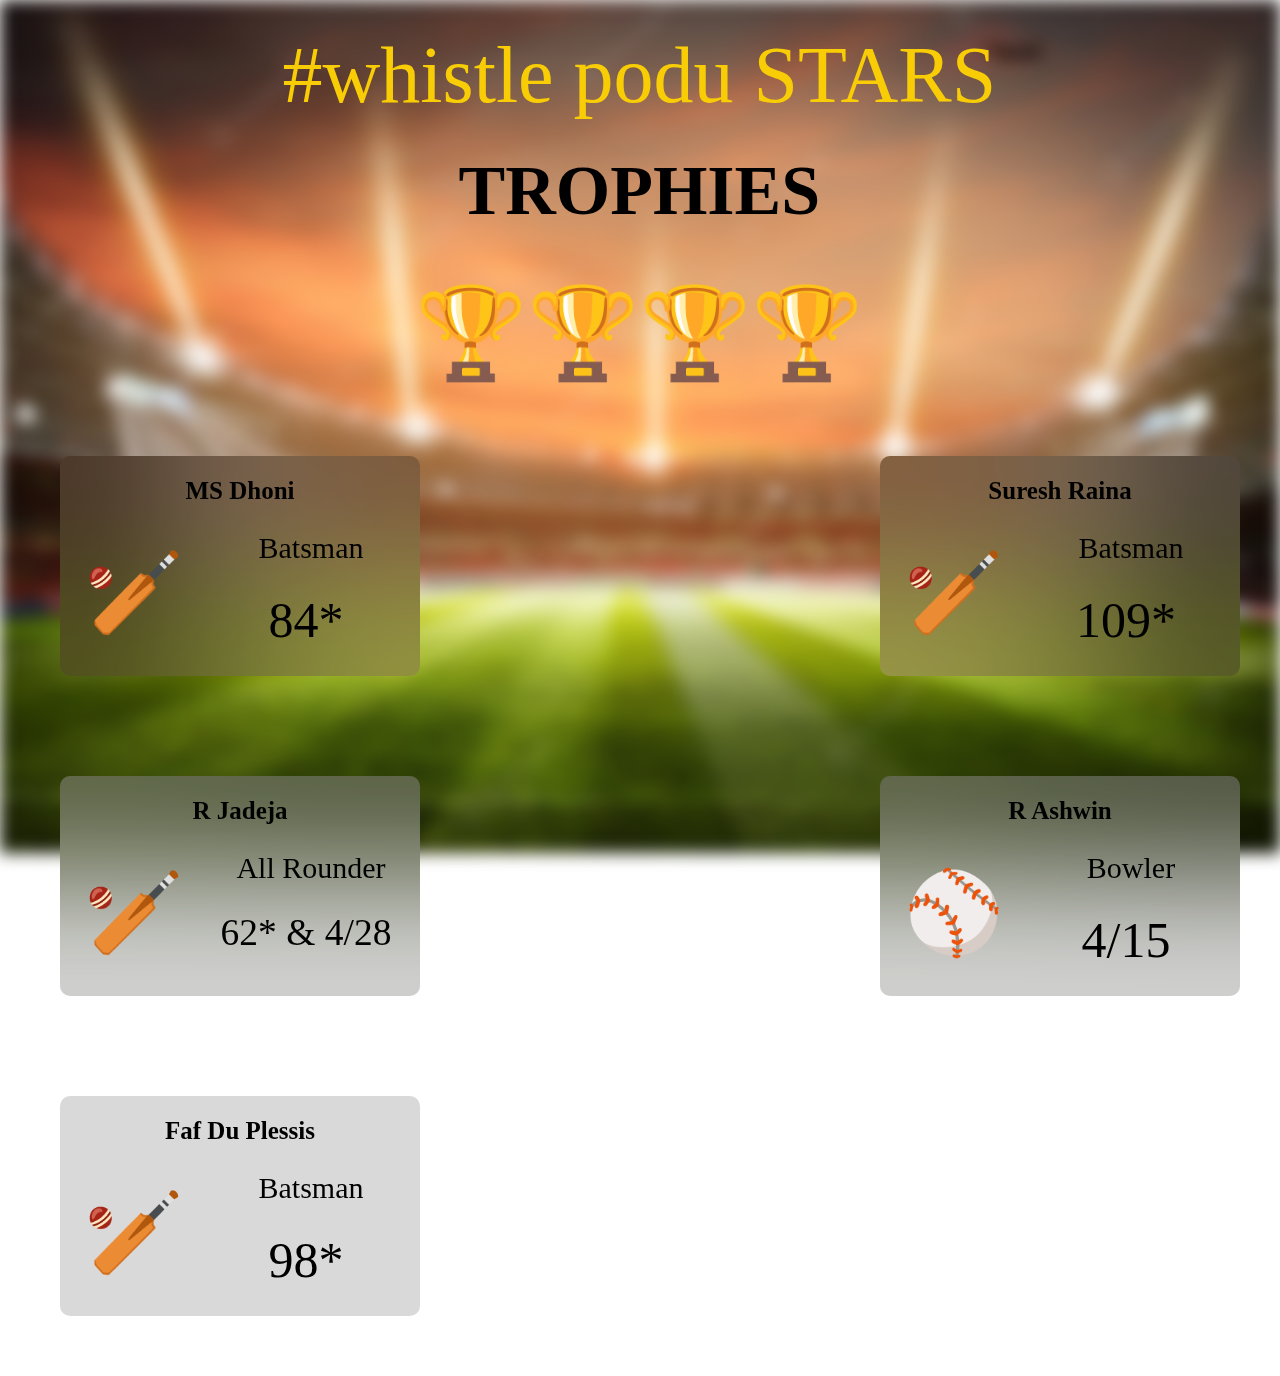
<file: Texephyr/csk.html>
<!DOCTYPE html>
<html lang="en">

<head>
    <meta charset="UTF-8">
    <meta http-equiv="X-UA-Compatible" content="IE=edge">
    <meta name="viewport" content="width=device-width, initial-scale=1.0">
    <title>Document</title>
    <link rel="stylesheet" href="csk.css">
</head>

<body>
    <div class="bg">
        <img src="./images/stadium.jpg" class="imgstyling" />
        <div class="csktext">#whistle podu STARS</div>
        <p class="trophy">TROPHIES</p>
        <p class="trophycount">🏆🏆🏆🏆</p>
    </div>

    <div class="recordbox">
        <div class="textsbox">
            <div class="texttitle"> MS Dhoni </div>
            <div class="statsbox">
                <div class="imgbox">
                    🏏
                </div>
                <div class="ministatsbox">
                    <div class="titlestats">Batsman</div>
                    <div class="stats"> 84*</div>
                </div>
            </div>
        </div>
        <div class="textsbox">
            <div class="texttitle"> Suresh Raina </div>
            <div class="statsbox">
                <div class="imgbox">
                    🏏
                </div>
                <div class="ministatsbox">
                    <div class="titlestats">Batsman</div>
                    <div class="stats"> 109*</div>
                </div>
            </div>
        </div>
        <div class="textsbox">
            <div class="texttitle"> R Jadeja </div>
            <div class="statsbox">
                <div class="imgbox">
                    🏏
                </div>
                <div class="ministatsbox">
                    <div class="titlestats">All Rounder</div>
                    <div class="stats2" style="font-size: 37.5px;"> 62* & 4/28</div>
                </div>
            </div>
        </div>
        <div class="textsbox">
            <div class="texttitle"> R Ashwin </div>
            <div class="statsbox">
                <div class="imgbox">
                    ⚾
                </div>
                <div class="ministatsbox">
                    <div class="titlestats">Bowler</div>
                    <div class="stats"> 4/15 </div>
                </div>
            </div>
        </div>
        <div class="textsbox">
            <div class="texttitle"> Faf Du Plessis</div>
            <div class="statsbox">
                <div class="imgbox">
                    🏏
                </div>
                <div class="ministatsbox">
                    <div class="titlestats">Batsman</div>
                    <div class="stats"> 98* </div>
                </div>
            </div>
        </div>
    </div>

</body>

</html>
</file>
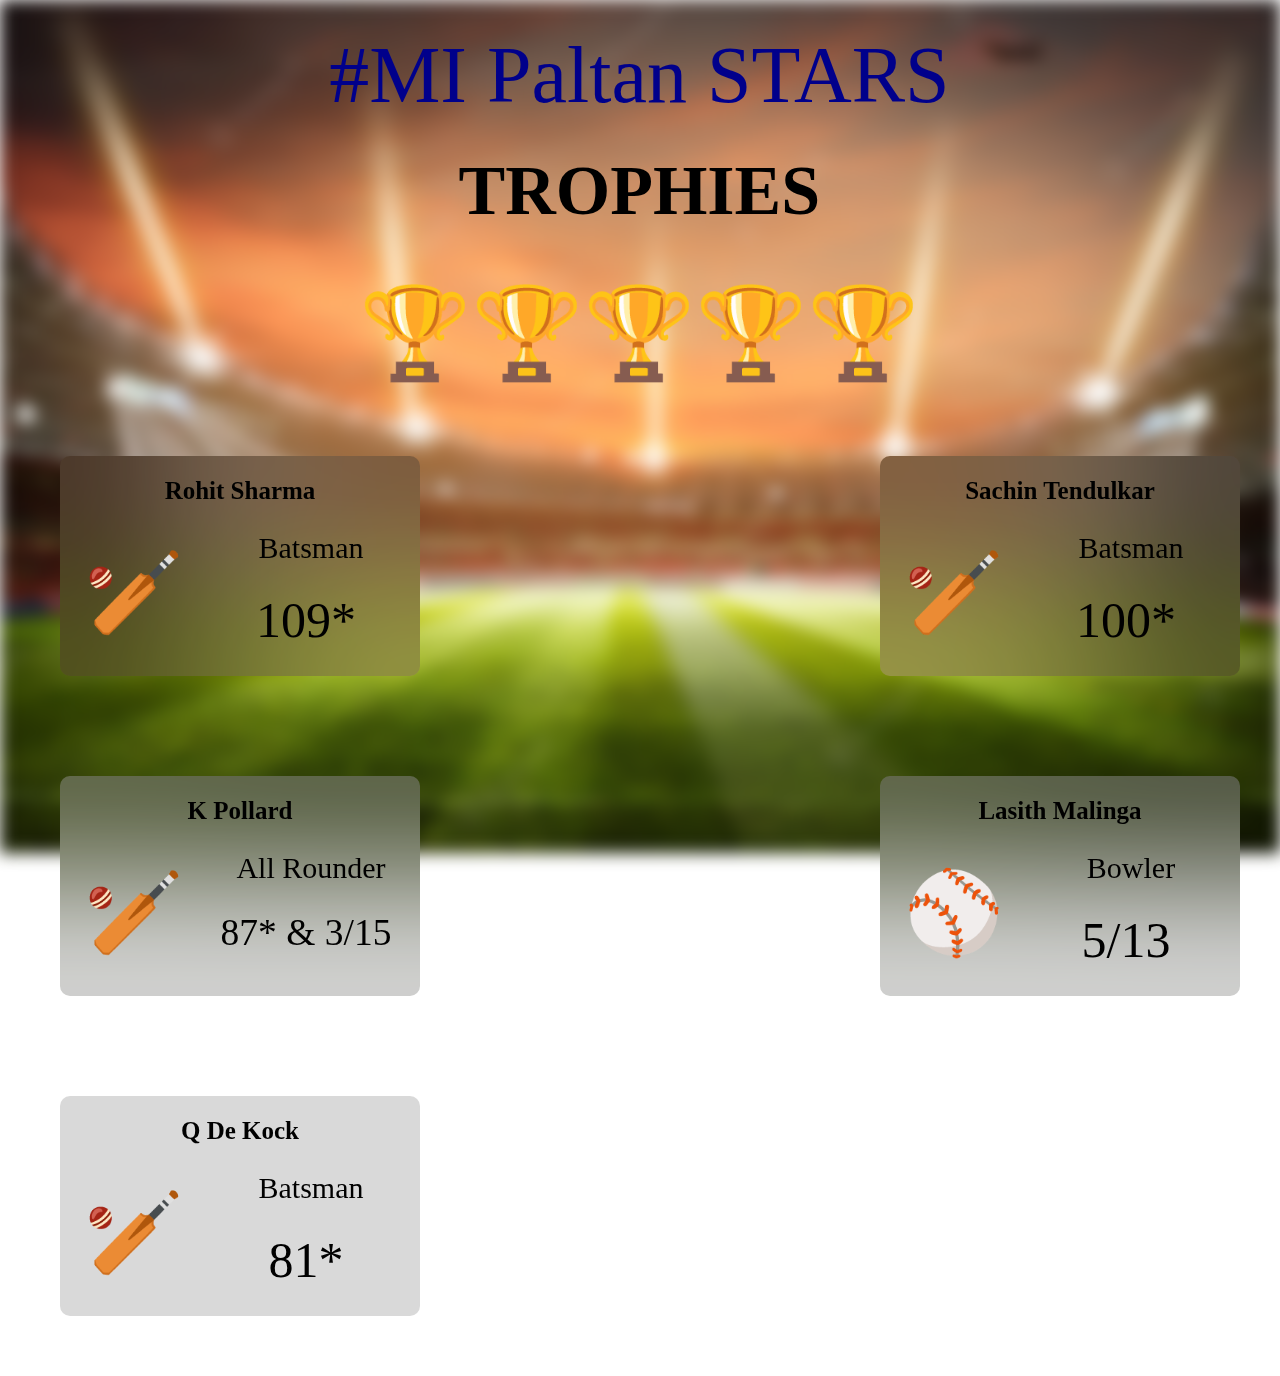
<file: Texephyr/mi.html>
<!DOCTYPE html>
<html lang="en">

<head>
    <meta charset="UTF-8">
    <meta http-equiv="X-UA-Compatible" content="IE=edge">
    <meta name="viewport" content="width=device-width, initial-scale=1.0">
    <title>Document</title>
    <link
        href="https://fonts.googleapis.com/css2?family=Acme&family=Anybody&family=Open+Sans:wght@300&family=Patrick+Hand&family=Permanent+Marker&family=Roboto:wght@100&family=Square+Peg&display=swap"
        rel="stylesheet">
    <link rel="stylesheet" href="mi.css">
</head>

<body>
    <div class="bg">
        <img src="./images/stadium.jpg" class="imgstyling" />
        <div class="csktext">#MI Paltan STARS</div>
        <p class="trophy">TROPHIES</p>
        <p class="trophycount">🏆🏆🏆🏆🏆</p>
    </div>

    <div class="recordbox">
        <div class="textsbox">
            <div class="texttitle">Rohit Sharma</div>
            <div class="statsbox">
                <div class="imgbox">
                    🏏
                </div>
                <div class="ministatsbox">
                    <div class="titlestats">Batsman</div>
                    <div class="stats"> 109*</div>
                </div>
            </div>
        </div>
        <div class="textsbox">
            <div class="texttitle"> Sachin Tendulkar </div>
            <div class="statsbox">
                <div class="imgbox">
                    🏏
                </div>
                <div class="ministatsbox">
                    <div class="titlestats">Batsman</div>
                    <div class="stats"> 100*</div>
                </div>
            </div>
        </div>
        <div class="textsbox">
            <div class="texttitle"> K Pollard </div>
            <div class="statsbox">
                <div class="imgbox">
                    🏏
                </div>
                <div class="ministatsbox">
                    <div class="titlestats">All Rounder</div>
                    <div class="stats2" style="font-size: 37.5px;"> 87* & 3/15</div>
                </div>
            </div>
        </div>
        <div class="textsbox">
            <div class="texttitle"> Lasith Malinga </div>
            <div class="statsbox">
                <div class="imgbox">
                    ⚾
                </div>
                <div class="ministatsbox">
                    <div class="titlestats">Bowler</div>
                    <div class="stats"> 5/13 </div>
                </div>
            </div>
        </div>
        <div class="textsbox">
            <div class="texttitle">Q De Kock</div>
            <div class="statsbox">
                <div class="imgbox">
                    🏏
                </div>
                <div class="ministatsbox">
                    <div class="titlestats">Batsman</div>
                    <div class="stats"> 81* </div>
                </div>
            </div>
        </div>
    </div>

</body>

</html>
</file>
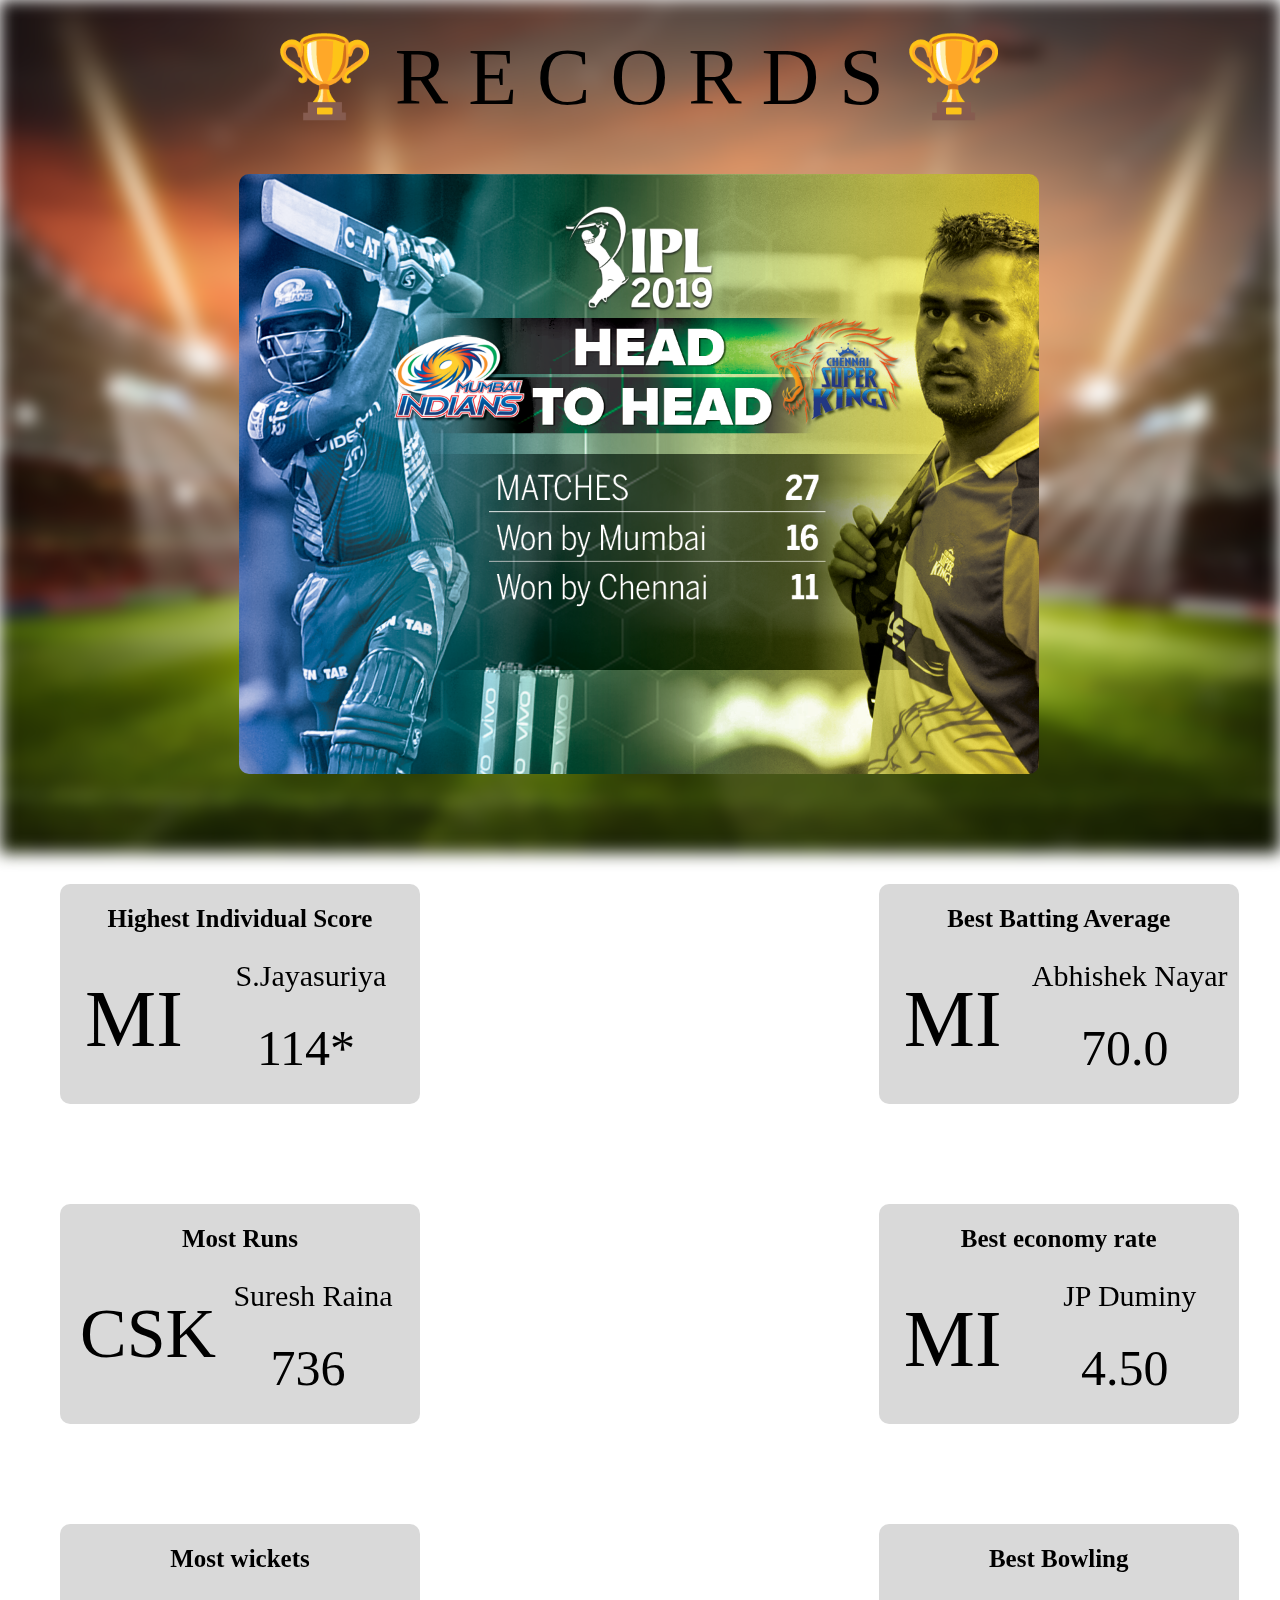
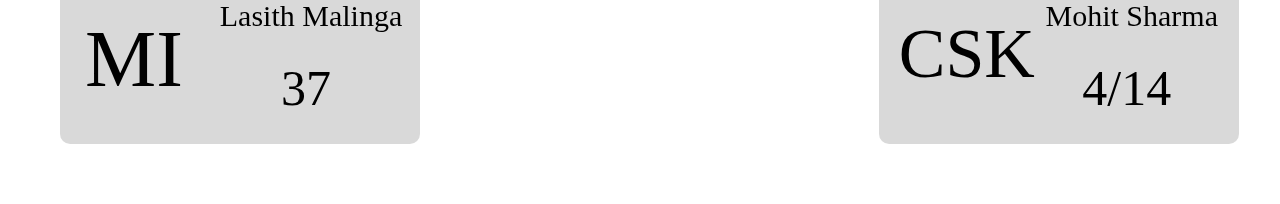
<file: Texephyr/viewmore.html>
<!DOCTYPE html>
<html lang="en">

<head>
    <meta charset="UTF-8">
    <meta http-equiv="X-UA-Compatible" content="IE=edge">
    <meta name="viewport" content="width=device-width, initial-scale=1.0">
    <title>Document</title>
    <link rel="stylesheet" href="viewmore.css">
</head>

<body>
    <div class="bg">

        <img src="./images/stadium.jpg" class="imgstyling" />
        <div class="recordtext">🏆 R E C O R D S 🏆</div>
        <div class="recordtext2">🏆 R E C O R D S 🏆</div>
        <div class="headbox">
            <img src="./images/head.jpg" class="head" />
        </div>
        <div class="recordbox">
            <div class="textsbox">
                <div class="texttitle"> Highest Individual Score </div>
                <div class="statsbox">
                    <div class="imgbox">
                        MI
                    </div>
                    <div class="ministatsbox">
                        <div class="titlestats">S.Jayasuriya</div>
                        <div class="stats"> 114*</div>
                    </div>
                </div>
            </div>
            <div class="textsbox">
                <div class="texttitle">Best Batting Average</div>
                <div class="statsbox">
                    <div class="imgbox">MI</div>
                    <div class="ministatsbox">
                        <div class="titlestats">Abhishek Nayar</div>
                        <div class="stats"> 70.0</div>
                    </div>
                </div>
            </div>
            <div class="textsbox">
                <div class="texttitle">Most Runs</div>
                <div class="statsbox">
                    <div class="imgbox2">CSK</div>
                    <div class="ministatsbox">
                        <div class="titlestats">Suresh Raina</div>
                        <div class="stats">736</div>
                    </div>
                </div>
            </div>
            <div class="textsbox">
                <div class="texttitle">Best economy rate</div>
                <div class="statsbox">
                    <div class="imgbox">MI</div>
                    <div class="ministatsbox">
                        <div class="titlestats">JP Duminy</div>
                        <div class="stats">4.50</div>
                    </div>
                </div>
            </div>
            <div class="textsbox">
                <div class="texttitle">Most wickets</div>
                <div class="statsbox">
                    <div class="imgbox">MI</div>
                    <div class="ministatsbox">
                        <div class="titlestats">Lasith Malinga</div>
                        <div class="stats">37</div>
                    </div>
                </div>
            </div>
            <div class="textsbox">
                <div class="texttitle">Best Bowling</div>
                <div class="statsbox">
                    <div class="imgbox2">CSK</div>
                    <div class="ministatsbox">
                        <div class="titlestats">Mohit Sharma</div>
                        <div class="stats">4/14</div>
                    </div>
                </div>
            </div>
        </div>
    </div>
</body>

</html>
</file>
<file: Texephyr/csk.css>
*{
    margin: 0;
}
.bg{
    margin:0;
    /* border: 0.5px solid red; */
    width:99.9%;
    /* height: 99.5vh; */
    overflow: hidden;
}

.imgstyling{
    width:100%; 
    filter: blur(8px);
    z-index: -100;
    position: fixed;
  -webkit-filter: blur(8px);
}
.head{
    z-index: 100;
    height: 100%;
    border-radius: 10px;
    /* margin-top: 20o; */
}
.headbox{
    /* border:5px solid black; */
    height: 600px;
    width:800px;
    overflow: hidden;
    margin-top: 50px;
    margin-left: auto;
    margin-right: auto;
    margin-bottom: 50px;
}
.recordtext{
    text-align: center;
    font-size: 80px;
    padding-top: 30px;
}
.textsbox{
    width:360px;
    height:220px;
    background: rgba(0.5,0.5,0.5,0.15);
    backdrop-filter: blur(80px);
    overflow: hidden;
    margin: 50px;
    border-radius: 10px;
    /* font-weight: ; */
}
.texttitle{
    width: 100%;
    height:70px;
    /* background-color: red; */
    font-size: 25px;
    line-height: 70px;
    font-weight: bold;
}
.statsbox{
    width:100%;
    height: 100%;
    display: flex;
    /* background-color: orange; */
}
.imgbox{
    width:30%;
    height:100%;
    padding: 20px;
    margin-right: -10px;
    font-size: 80px;
}
.imgbox2{
    width:25%;
    height:100%;
    padding: 20px;
    margin-right: 10px;
    font-size: 70px;
}
.ministatsbox{
    width: 60%;
    height: 100%;
    /* background-color: blue; */
}
.titlestats{
    width:100%;
    height: 25%;
    /* background-color: antiquewhite; */
    text-align: center;
    font-size: 30px;
    padding: 5px;
}
.recordbox{
    width:100%;
    margin: auto;
    display: flex;
    flex-wrap: wrap;
    justify-content: space-between;
    text-align: center;
    padding: 10px;
    font-size: 50px;
}
.imgsize{
    overflow: hidden;
    width: 100%;
    height: 80%;
}
.imgstyling{
    width:100%; 
    filter: blur(8px);
    z-index: -100;
    position: fixed;
  -webkit-filter: blur(8px);
}
.csktext{
    text-align: center;
    font-size: 80px;
    padding-top: 30px;
    color: #F9CD05;
}
.trophy{
text-align: center;
font-size: 70px;
font-weight: bold;
margin-top: 30px;
}
.trophycount{
    text-align: center;
    padding: 10px;
    font-size: 90px;
    margin-top: 40px;
}
</file>
<file: Texephyr/mi.css>
*{
    margin: 0;
}
.bg{
    margin:0;
    /* border: 0.5px solid red; */
    width:99.9%;
    /* height: 99.5vh; */
    overflow: hidden;
}

.imgstyling{
    width:100%; 
    filter: blur(8px);
    z-index: -100;
    position: fixed;
  -webkit-filter: blur(8px);
}
.head{
    z-index: 100;
    height: 100%;
    border-radius: 10px;
    /* margin-top: 20o; */
}
.headbox{
    /* border:5px solid black; */
    height: 600px;
    width:800px;
    overflow: hidden;
    margin-top: 50px;
    margin-left: auto;
    margin-right: auto;
    margin-bottom: 50px;
}
.recordtext{
    text-align: center;
    font-size: 80px;
    padding-top: 30px;
}
.textsbox{
    width:360px;
    height:220px;
    background: rgba(0.5,0.5,0.5,0.15);
    backdrop-filter: blur(80px);
    overflow: hidden;
    margin: 50px;
    border-radius: 10px;
    /* font-weight: ; */
}
.texttitle{
    width: 100%;
    height:70px;
    /* background-color: red; */
    font-size: 25px;
    line-height: 70px;
    font-weight: bold;
}
.statsbox{
    width:100%;
    height: 100%;
    display: flex;
    /* background-color: orange; */
}
.imgbox{
    width:30%;
    height:100%;
    padding: 20px;
    margin-right: -10px;
    font-size: 80px;
}
.imgbox2{
    width:25%;
    height:100%;
    padding: 20px;
    margin-right: 10px;
    font-size: 70px;
}
.ministatsbox{
    width: 60%;
    height: 100%;
    /* background-color: blue; */
}
.titlestats{
    width:100%;
    height: 25%;
    /* background-color: antiquewhite; */
    text-align: center;
    font-size: 30px;
    padding: 5px;
}
.recordbox{
    width:100%;
    margin: auto;
    display: flex;
    flex-wrap: wrap;
    justify-content: space-between;
    text-align: center;
    padding: 10px;
    font-size: 50px;
}
.imgsize{
    overflow: hidden;
    width: 100%;
    height: 80%;
}
.imgstyling{
    width:100%; 
    filter: blur(8px);
    z-index: -100;
    position: fixed;
  -webkit-filter: blur(8px);
}
.csktext{
    text-align: center;
    font-size: 80px;
    padding-top: 30px;
    color: darkblue;
}
.trophy{
text-align: center;
font-size: 70px;
font-weight: bold;
margin-top: 30px;
}
.trophycount{
    text-align: center;
    padding: 10px;
    font-size: 90px;
    margin-top: 40px;
}
</file>
<file: Texephyr/viewmore.css>
*{
    margin: 0;
}
.bg{
    margin:0;
    /* border: 0.5px solid red; */
    width:99.9%;
    /* height: 99.5vh; */
    overflow: hidden;
}

.imgstyling{
    width:100%; 
    filter: blur(8px);
    z-index: -100;
    position: fixed;
  -webkit-filter: blur(8px);
}
.head{
    z-index: 100;
    height: 100%;
    border-radius: 10px;
    /* margin-top: 20o; */
}
.headbox{
    /* border:5px solid black; */
    height: 600px;
    width:800px;
    overflow: hidden;
    margin-top: 50px;
    margin-left: auto;
    margin-right: auto;
    margin-bottom: 50px;
}
.recordtext{
    text-align: center;
    font-size: 80px;
    padding-top: 30px;
    
}
.recordtext2{
    text-align: center;
    font-size: 40px;
    padding-top: 30px;
    display: none;
}
.textsbox{
    width:360px;
    height:220px;
    background: rgba(0.5,0.5,0.5,0.15);
    backdrop-filter: blur(80px);
    overflow: hidden;
    margin: 50px;
    border-radius: 10px;
    /* font-weight: ; */
}
.texttitle{
    width: 100%;
    height:70px;
    /* background-color: red; */
    font-size: 25px;
    line-height: 70px;
    font-weight: bold;
}
.statsbox{
    width:100%;
    height: 100%;
    display: flex;
    /* background-color: orange; */
}
.imgbox{
    width:30%;
    height:100%;
    padding: 20px;
    margin-right: -10px;
    font-size: 80px;
}
.imgbox2{
    width:25%;
    height:100%;
    padding: 20px;
    margin-right: 10px;
    font-size: 70px;
}
.ministatsbox{
    width: 60%;
    height: 100%;
    /* background-color: blue; */
}
.titlestats{
    width:100%;
    height: 25%;
    /* background-color: antiquewhite; */
    text-align: center;
    font-size: 30px;
    padding: 5px;
}
.recordbox{
    width:100%;
    margin: auto;
    display: flex;
    flex-wrap: wrap;
    justify-content: space-between;
    text-align: center;
    padding: 10px;
    font-size: 50px;
}
.imgsize{
    overflow: hidden;
    width: 100%;
    height: 80%;
}
@media (max-width : 500px){
    .recordtext2{
        display: block;
    }
    .recordtext{
        display: none;
    }
    .headbox{
        display: none;
    }
}
</file>
